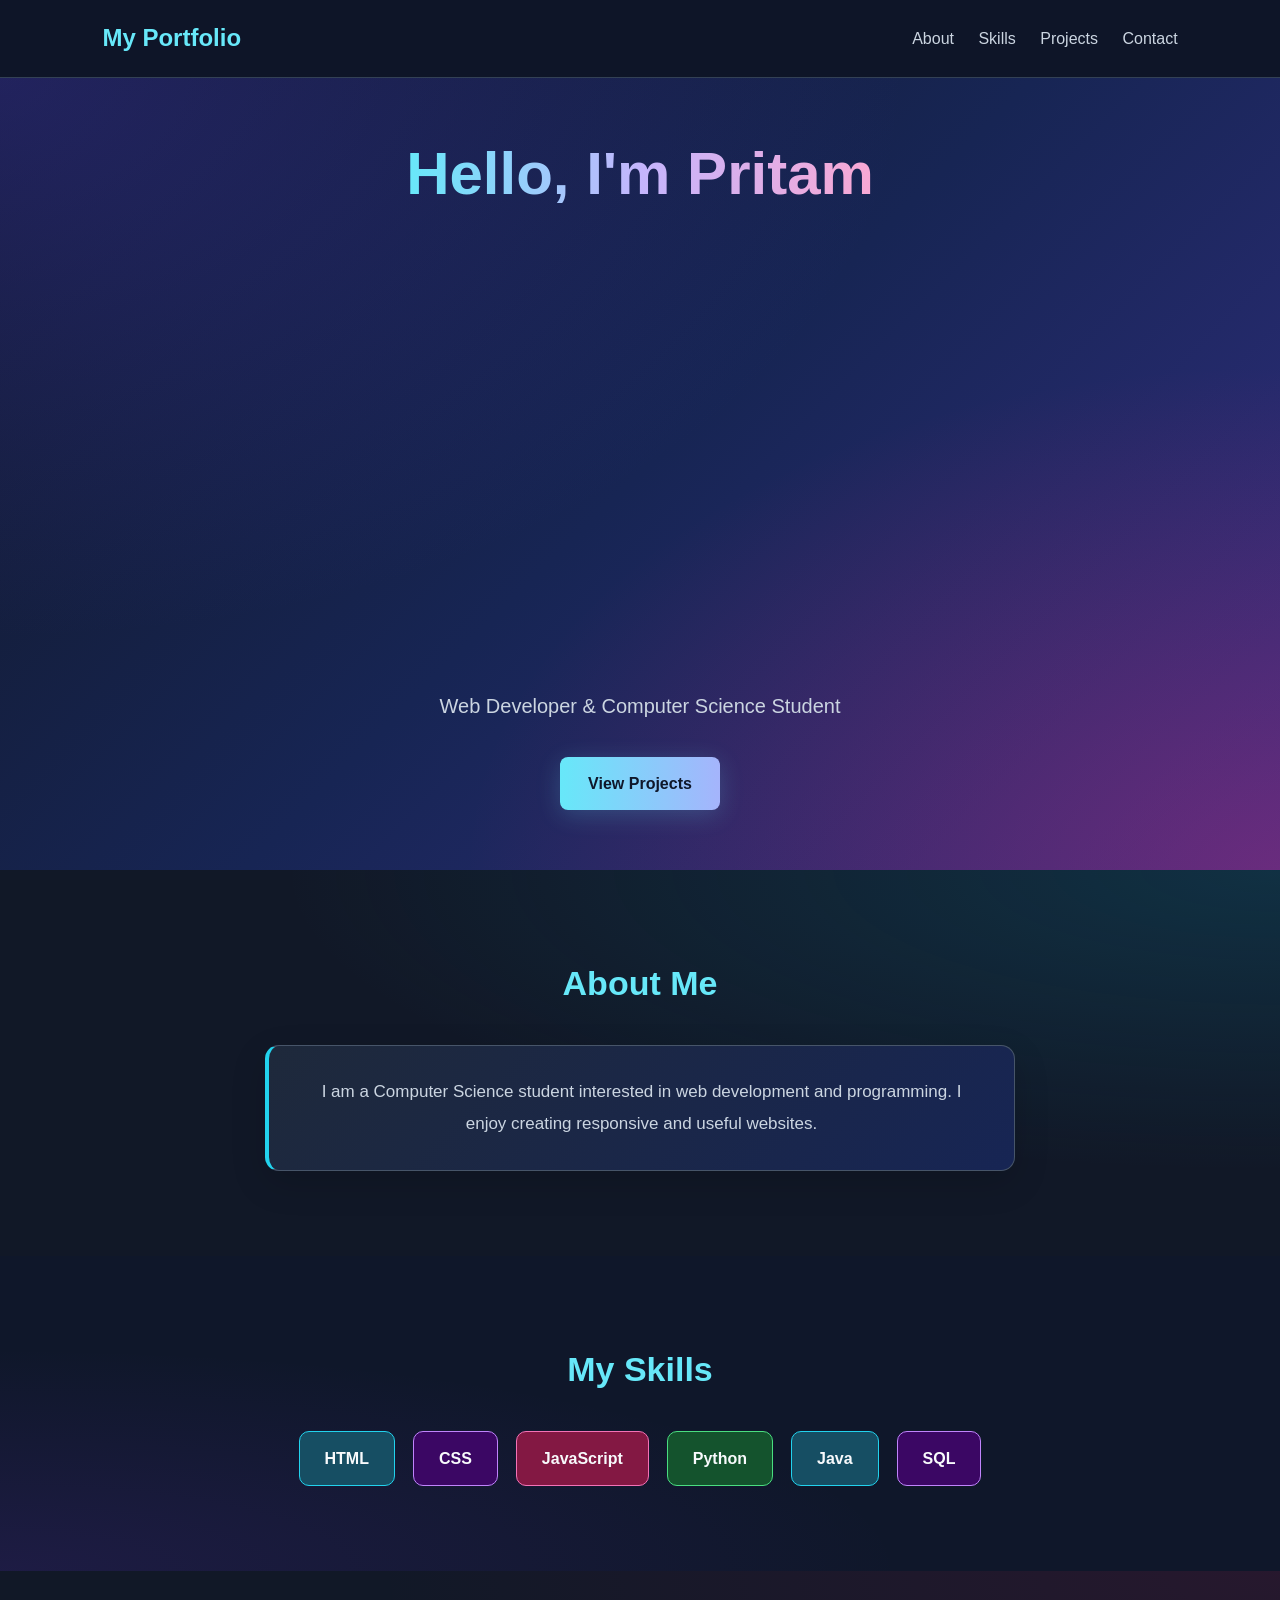
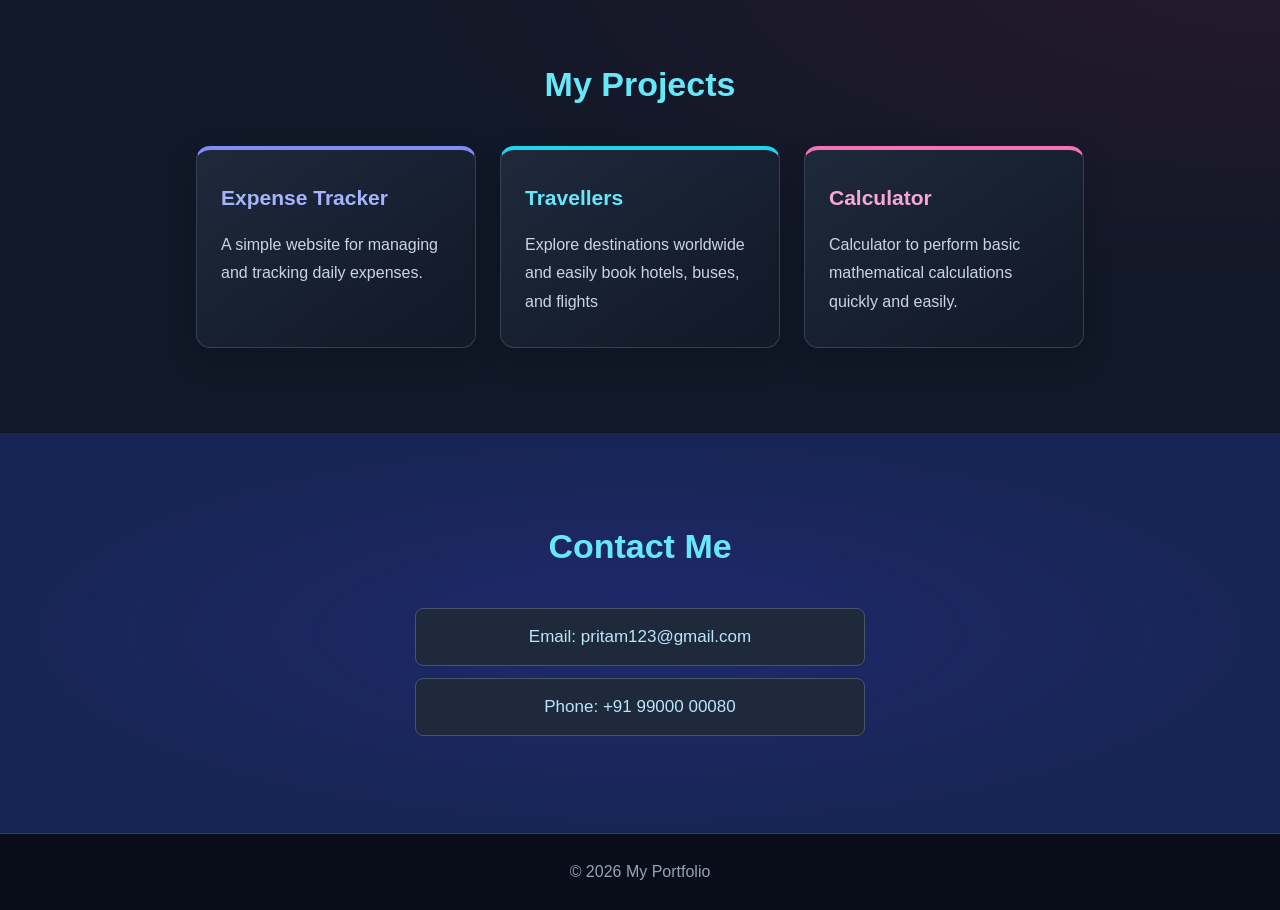
<file: index.html>
<!DOCTYPE html>
<html lang="en">
<head>
    <meta charset="UTF-8">
    <meta name="viewport" content="width=device-width, initial-scale=1.0">
    <title>My Portfolio</title>
    <link rel="stylesheet" href="style.css">
</head>
<body>

<nav>
    <h2>My Portfolio</h2>
    <div>
        <a href="#about">About</a>
        <a href="#skills">Skills</a>
        <a href="#projects">Projects</a>
        <a href="#contact">Contact</a>
    </div>
</nav>

<section class="hero">
    <h1>Hello, I'm Pritam</h1>
    <p>Web Developer & Computer Science Student</p>
    <a href="#projects" class="btn">View Projects</a>
</section>

<section id="about">
    <h2>About Me</h2>
    <p>
        I am a Computer Science student interested in web development
        and programming. I enjoy creating responsive and useful websites.
    </p>
</section>

<section id="skills">
    <h2>My Skills</h2>
    <div class="skills">
        <span>HTML</span>
        <span>CSS</span>
        <span>JavaScript</span>
        <span>Python</span>
        <span>Java</span>
        <span>SQL</span>
    </div>
</section>

<section id="projects">
    <h2>My Projects</h2>

    <div class="projects">

        <a href="expense-tracker/index.html" class="card">
            <h3>Expense Tracker</h3>
            <p>A simple website for managing and tracking daily expenses.</p>
        </a>

       <a href="Travellers/index.html" class="card">
    <h3>Travellers</h3>
    <p>Explore destinations worldwide and easily book hotels, buses, and flights</p>
</a>

        <a href="./Calculator/index.html" class="card">
    <h3>Calculator</h3>
    <p>Calculator to perform basic mathematical calculations quickly and easily.
</p>
</a>

    </div>
</section>

<section id="contact">
    <h2>Contact Me</h2>
    <p>Email: pritam123@gmail.com</p>
    <p>Phone: +91 99000 00080</p>
</section>

<footer>
    <p>© 2026 My Portfolio</p>
</footer>

<script src="script.js"></script>
</body>
</html>
</file>
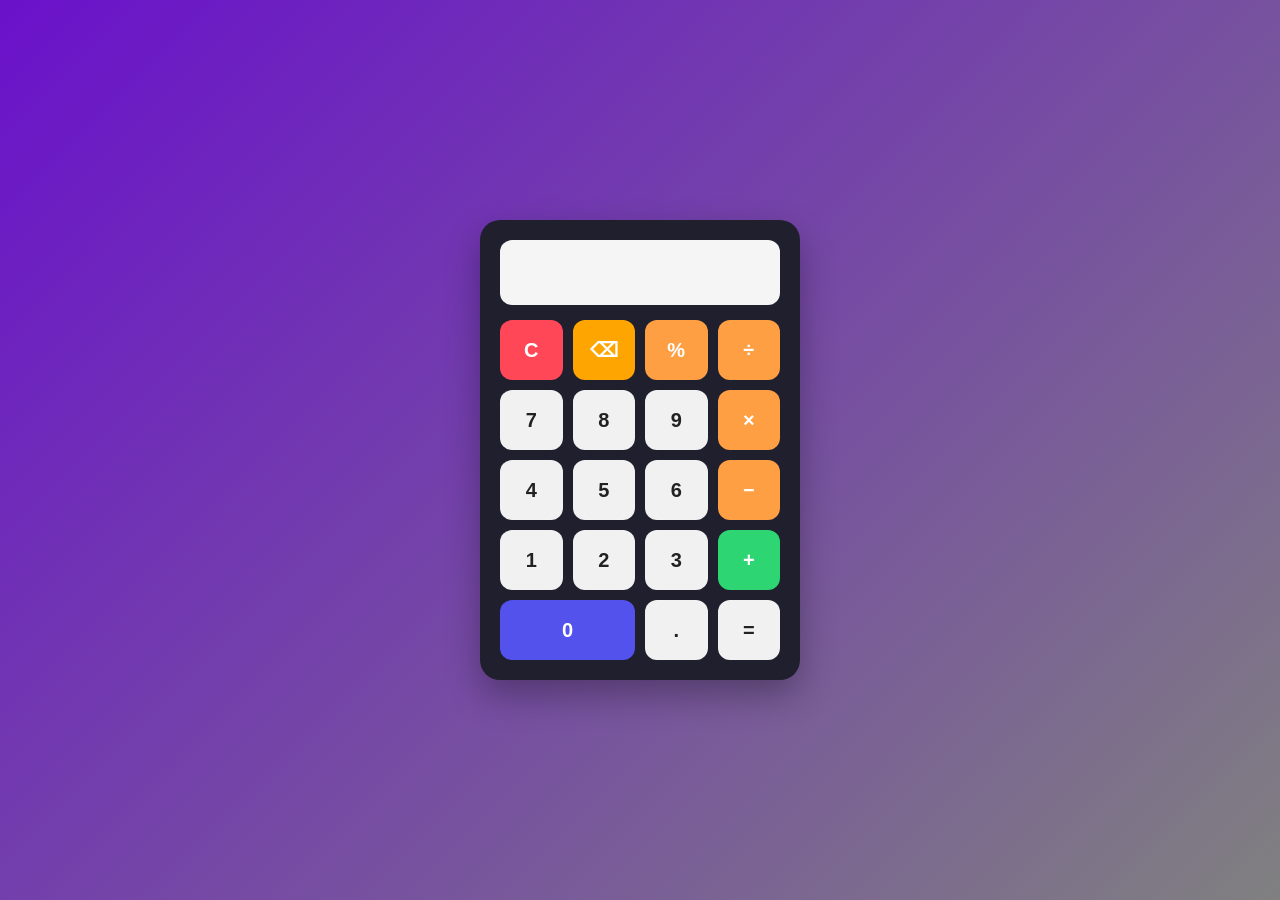
<file: calculator/index.html>
<!DOCTYPE html>
<html lang="en">
<head>
    <meta charset="UTF-8">
    <meta name="viewport" content="width=device-width, initial-scale=1.0">
    <title>Calculator</title>
    <link rel="stylesheet" href="style.css">
</head>
<body>

<div class="calculator">
    <input type="text" id="display" readonly>

    <div class="buttons">
        <button onclick="clearDisplay()">C</button>
        <button onclick="deleteLast()">⌫</button>
        <button onclick="add('%')">%</button>
        <button onclick="add('/')">÷</button>

        <button onclick="add('7')">7</button>
        <button onclick="add('8')">8</button>
        <button onclick="add('9')">9</button>
        <button onclick="add('*')">×</button>

        <button onclick="add('4')">4</button>
        <button onclick="add('5')">5</button>
        <button onclick="add('6')">6</button>
        <button onclick="add('-')">−</button>

        <button onclick="add('1')">1</button>
        <button onclick="add('2')">2</button>
        <button onclick="add('3')">3</button>
        <button onclick="add('+')">+</button>

        <button class="zero" onclick="add('0')">0</button>
        <button onclick="add('.')">.</button>
        <button onclick="calculate()">=</button>
    </div>
</div>

<script src="script.js"></script>
</body>
</html>
</file>
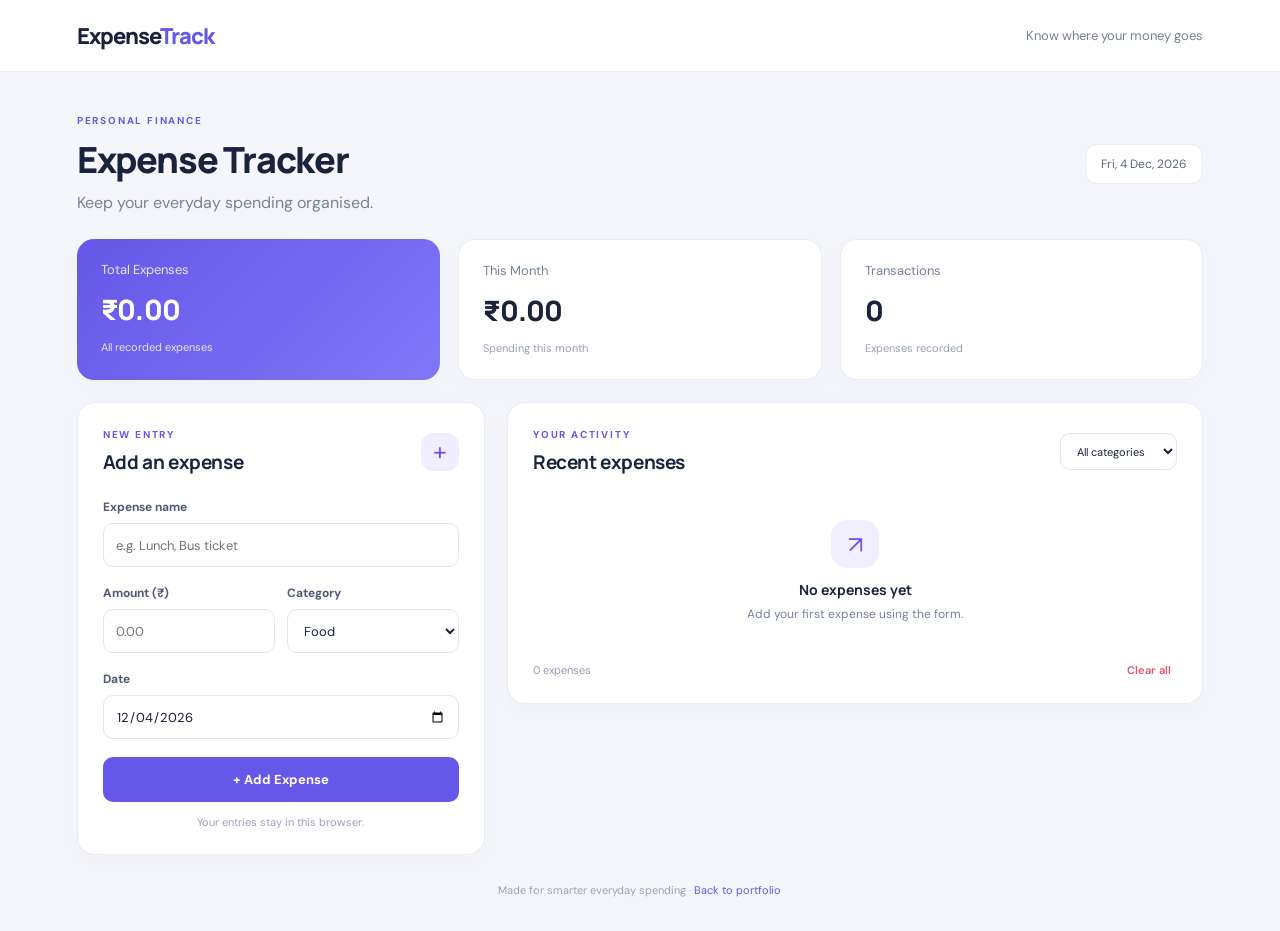
<file: expense-tracker/index.html>
<!DOCTYPE html>
<html lang="en">
<head>
  <meta charset="UTF-8">
  <meta name="viewport" content="width=device-width, initial-scale=1.0">
  <title>Expense Tracker</title>
  <link rel="stylesheet" href="style.css">
</head>
<body>
  <header class="topbar">
    <a class="brand" href="#">Expense<span>Track</span></a>
    <span class="tagline">Know where your money goes</span>
  </header>

  <main class="container">
    <section class="intro">
      <div>
        <p class="eyebrow">PERSONAL FINANCE</p>
        <h1>Expense Tracker</h1>
        <p class="muted">Keep your everyday spending organised.</p>
      </div>
      <div class="date-pill" id="todayLabel"></div>
    </section>

    <section class="summary-grid" aria-label="Expense summary">
      <article class="summary-card total-card">
        <p>Total Expenses</p>
        <h2 id="totalAmount">₹0.00</h2>
        <span>All recorded expenses</span>
      </article>
      <article class="summary-card">
        <p>This Month</p>
        <h2 id="monthAmount">₹0.00</h2>
        <span>Spending this month</span>
      </article>
      <article class="summary-card">
        <p>Transactions</p>
        <h2 id="transactionCount">0</h2>
        <span>Expenses recorded</span>
      </article>
    </section>

    <section class="content-grid">
      <section class="panel form-panel">
        <div class="panel-heading">
          <div>
            <p class="eyebrow">NEW ENTRY</p>
            <h2>Add an expense</h2>
          </div>
          <span class="plus-icon">+</span>
        </div>
        <form id="expenseForm">
          <label for="title">Expense name</label>
          <input id="title" name="title" type="text" placeholder="e.g. Lunch, Bus ticket" maxlength="60" required>

          <div class="form-row">
            <div>
              <label for="amount">Amount (₹)</label>
              <input id="amount" name="amount" type="number" min="0.01" step="0.01" placeholder="0.00" required>
            </div>
            <div>
              <label for="category">Category</label>
              <select id="category" name="category">
                <option>Food</option>
                <option>Transport</option>
                <option>Shopping</option>
                <option>Bills</option>
                <option>Education</option>
                <option>Health</option>
                <option>Entertainment</option>
                <option>Other</option>
              </select>
            </div>
          </div>

          <label for="date">Date</label>
          <input id="date" name="date" type="date" required>

          <button class="primary-btn" type="submit">+ Add Expense</button>
          <p class="form-note" id="formMessage" aria-live="polite">Your entries stay in this browser.</p>
        </form>
      </section>

      <section class="panel list-panel">
        <div class="panel-heading list-heading">
          <div>
            <p class="eyebrow">YOUR ACTIVITY</p>
            <h2>Recent expenses</h2>
          </div>
          <select id="filterCategory" aria-label="Filter expenses by category">
            <option value="All">All categories</option>
            <option>Food</option>
            <option>Transport</option>
            <option>Shopping</option>
            <option>Bills</option>
            <option>Education</option>
            <option>Health</option>
            <option>Entertainment</option>
            <option>Other</option>
          </select>
        </div>
        <div id="expenseList" class="expense-list"></div>
        <div id="emptyState" class="empty-state">
          <div class="empty-icon">↗</div>
          <h3>No expenses yet</h3>
          <p>Add your first expense using the form.</p>
        </div>
        <div class="list-footer">
          <span id="shownCount">0 expenses</span>
          <button id="clearAllBtn" class="text-btn" type="button">Clear all</button>
        </div>
      </section>
    </section>
    <footer>Made for smarter everyday spending · <a href="../index.html">Back to portfolio</a></footer>
  </main>
  <script src="script.js"></script>
</body>
</html>
</file>
<file: style.css>
/* ===== Global Design ===== */
* {
    margin: 0;
    padding: 0;
    box-sizing: border-box;
    scroll-behavior: smooth;
}

body {
    font-family: 'Segoe UI', Arial, sans-serif;
    color: #e2e8f0;
    background: #0b1120;
    line-height: 1.7;
}

/* ===== Navigation ===== */
nav {
    position: sticky;
    top: 0;
    z-index: 10;
    padding: 18px 8%;
    background: rgba(15, 23, 42, 0.95);
    backdrop-filter: blur(12px);
    border-bottom: 1px solid #334155;
    display: flex;
    justify-content: space-between;
    align-items: center;
    flex-wrap: wrap;
    gap: 12px;
}

nav h2 {
    color: #67e8f9;
    margin: 0;
}

nav a {
    display: inline-block;
    color: #cbd5e1;
    text-decoration: none;
    margin-left: 20px;
    transition: 0.3s;
}

nav a:hover {
    color: #67e8f9;
}

/* ===== Hero Section ===== */
.hero {
    min-height: 88vh;
    padding: 60px 20px;
    display: flex;
    flex-direction: column;
    justify-content: center;
    align-items: center;
    text-align: center;
    color: white;
    background:
        radial-gradient(ellipse at top left, #4338ca55, transparent 50%),
        radial-gradient(ellipse at bottom right, #db277755, transparent 45%),
        linear-gradient(135deg, #111827, #172554, #312e81);
}

.hero h1 {
    font-size: clamp(36px, 6vw, 60px);
    line-height: 1.2;
    margin-bottom: 22px;
    background: linear-gradient(90deg, #67e8f9, #c4b5fd, #f9a8d4);
    -webkit-background-clip: text;
    background-clip: text;
    color: transparent;
}

.hero p {
    font-size: 20px;
    color: #cbd5e1;
    margin-bottom: 32px;
}

.btn {
    display: inline-block;
    padding: 13px 28px;
    border-radius: 8px;
    text-decoration: none;
    font-weight: bold;
    color: #0f172a;
    background: linear-gradient(90deg, #67e8f9, #a5b4fc);
    box-shadow: 0 5px 25px #67e8f933;
    transition: 0.3s;
}

.btn:hover {
    transform: translateY(-4px);
    box-shadow: 0 10px 30px #67e8f955;
}

/* ===== Common Sections ===== */
section {
    padding: 85px 10%;
    text-align: center;
}

section h2 {
    font-size: 34px;
    color: #67e8f9;
    margin-bottom: 32px;
}

section > p {
    max-width: 750px;
    margin: auto;
    line-height: 1.9;
    color: #cbd5e1;
    font-size: 17px;
}

/* ===== About Section ===== */
#about {
    background:
        radial-gradient(ellipse at top right, #0e749044, transparent 55%),
        #111827;
}

#about > p {
    padding: 30px;
    background: linear-gradient(135deg, #1e293b, #172554);
    border: 1px solid #475569;
    border-left: 4px solid #22d3ee;
    border-radius: 14px;
    box-shadow: 0 12px 35px #00000025;
}

/* ===== Skills Section ===== */
#skills {
    background:
        radial-gradient(ellipse at bottom left, #7c3aed22, transparent 50%),
        #0f172a;
}

.skills {
    display: flex;
    justify-content: center;
    flex-wrap: wrap;
    gap: 18px;
}

.skills span {
    padding: 13px 25px;
    border-radius: 10px;
    font-weight: 600;
    color: #f8fafc;
    background: #1e293b;
    border: 1px solid #475569;
    transition: 0.3s;
}

.skills span:nth-child(4n+1) {
    background: #164e63;
    border-color: #22d3ee;
}

.skills span:nth-child(4n+2) {
    background: #3b0764;
    border-color: #c084fc;
}

.skills span:nth-child(4n+3) {
    background: #831843;
    border-color: #f472b6;
}

.skills span:nth-child(4n) {
    background: #14532d;
    border-color: #4ade80;
}

.skills span:hover {
    transform: translateY(-6px);
    box-shadow: 0 8px 22px #00000040;
    filter: brightness(1.2);
}

/* ===== Projects Section ===== */
#projects {
    background:
        radial-gradient(ellipse at top right, #be185d20, transparent 50%),
        #111827;
}

.projects {
    display: flex;
    justify-content: center;
    flex-wrap: wrap;
    gap: 24px;
}

.card {
    width: 280px;
    padding: 30px 24px;
    text-align: left;
    background: linear-gradient(145deg, #1e293b, #111827);
    border: 1px solid #334155;
    border-top: 4px solid #818cf8;
    border-radius: 14px;
    box-shadow: 0 12px 30px #00000030;
    transition: 0.3s;
}

.card:nth-child(2) {
    border-top-color: #22d3ee;
}

.card:nth-child(3) {
    border-top-color: #f472b6;
}

.card:hover {
    transform: translateY(-9px);
    border-color: #64748b;
    box-shadow: 0 18px 35px #00000050;
}

.card h3 {
    color: #a5b4fc;
    margin-bottom: 15px;
    font-size: 21px;
}

.card:nth-child(2) h3 {
    color: #67e8f9;
}

.card:nth-child(3) h3 {
    color: #f9a8d4;
}

.card p {
    color: #cbd5e1;
    line-height: 1.8;
}

/* ===== Contact Section ===== */
#contact {
    background:
        radial-gradient(ellipse at center, #4338ca33, transparent 70%),
        #172554;
}

#contact p {
    margin: 12px auto;
    padding: 12px 18px;
    max-width: 450px;
    border: 1px solid #475569;
    border-radius: 8px;
    background: #1e293b;
    color: #bae6fd;
}

/* ===== Footer ===== */
footer {
    padding: 24px;
    text-align: center;
    color: #94a3b8;
    background: #080d19;
    border-top: 1px solid #334155;
}

/* ===== Responsive Design ===== */
@media (max-width: 600px) {
    nav {
        justify-content: center;
        text-align: center;
    }

    nav a {
        margin: 5px 8px;
    }

    .hero {
        min-height: 75vh;
    }

    .hero p {
        font-size: 17px;
    }

    section {
        padding: 60px 6%;
    }

    section h2 {
        font-size: 28px;
    }

    .card {
        width: 100%;
        max-width: 350px;
    }
}

.card,
.card:link,
.card:visited,
.card:hover,
.card:active {
    text-decoration: none;
    color: inherit;
}
</file>
<file: calculator/style.css>
* {
    box-sizing: border-box;
}

body {
    margin: 0;
    height: 100vh;
    display: flex;
    justify-content: center;
    align-items: center;
    font-family: Arial, sans-serif;
    background: linear-gradient(135deg, #6a11cb, grey
    );
}

.calculator {
    width: 320px;
    padding: 20px;
    background: #1f1f2e;
    border-radius: 20px;
    box-shadow: 0 15px 35px rgba(0,0,0,0.3);
}

#display {
    width: 100%;
    height: 65px;
    margin-bottom: 15px;
    padding: 10px;
    font-size: 28px;
    text-align: right;
    border: none;
    border-radius: 12px;
    background: #f5f5f5;
    color: #222;
}

.buttons {
    display: grid;
    grid-template-columns: repeat(4, 1fr);
    gap: 10px;
}

button {
    height: 60px;
    border: none;
    border-radius: 12px;
    font-size: 20px;
    font-weight: bold;
    cursor: pointer;
    background: #f1f1f1;
    color: #222;
    transition: 0.2s;
}

button:hover {
    transform: scale(1.05);
    background: #dcdcdc;
}

/* Operators */
button:nth-child(3),
button:nth-child(4),
button:nth-child(8),
button:nth-child(12) {
    background: #ff9f43;
    color: white;
}

/* Clear and Delete */
button:nth-child(1) {
    background: #ff4757;
    color: white;
}

button:nth-child(2) {
    background: #ffa502;
    color: white;
}

/* Equal button */
button:nth-child(16) {
    background: #2ed573;
    color: white;
}

/* Zero button */
.zero {
    grid-column: span 2;
    background: #5352ed;
    color: white;
}

button:active {
    transform: scale(0.95);
}
</file>
<file: expense-tracker/style.css>
@import url('https://fonts.googleapis.com/css2?family=DM+Sans:wght@400;500;600;700&family=Manrope:wght@500;600;700;800&display=swap');

:root {
  --ink: #19233b;
  --muted: #77819a;
  --purple: #6558e8;
  --purple-dark: #5144d1;
  --line: #e9ecf4;
  --surface: #ffffff;
  --background: #f5f6fc;
}
* { box-sizing: border-box; }
body {
  margin: 0;
  min-height: 100vh;
  background: var(--background);
  color: var(--ink);
  font-family: 'DM Sans', Arial, sans-serif;
}
.topbar {
  height: 72px;
  display: flex;
  align-items: center;
  justify-content: space-between;
  padding: 0 max(6%, calc((100% - 1160px) / 2));
  background: #fff;
  border-bottom: 1px solid var(--line);
}
.brand { color: var(--ink); text-decoration: none; font: 800 22px Manrope, sans-serif; letter-spacing: -1px; }
.brand span { color: var(--purple); }
.tagline { color: var(--muted); font-size: 13px; }
.container { max-width: 1160px; width: 88%; margin: 42px auto 24px; }
.intro { display: flex; align-items: center; justify-content: space-between; gap: 20px; margin-bottom: 26px; }
.eyebrow { color: var(--purple); font-size: 10px; letter-spacing: 1.8px; font-weight: 700; margin: 0 0 8px; }
h1, h2, h3, p { margin-top: 0; }
h1 { font: 800 clamp(28px, 4vw, 36px) Manrope, sans-serif; letter-spacing: -1.2px; margin-bottom: 8px; }
.muted { color: var(--muted); margin-bottom: 0; }
.date-pill { background: #fff; border: 1px solid var(--line); color: #5c6680; padding: 11px 15px; border-radius: 12px; font-size: 12px; white-space: nowrap; }
.summary-grid { display: grid; grid-template-columns: repeat(3, 1fr); gap: 18px; margin-bottom: 22px; }
.summary-card { background: var(--surface); border: 1px solid var(--line); border-radius: 17px; padding: 22px 24px; box-shadow: 0 5px 20px #27335a06; }
.summary-card p { color: var(--muted); font-size: 13px; margin-bottom: 12px; }
.summary-card h2 { font: 800 28px Manrope, sans-serif; margin-bottom: 7px; letter-spacing: -.7px; overflow-wrap: anywhere; }
.summary-card span { color: #9aa2b5; font-size: 11px; }
.total-card { background: linear-gradient(135deg, #6558e8, #8175f7); color: #fff; border: none; }
.total-card p, .total-card span { color: #e6e3ff; }
.content-grid { display: grid; grid-template-columns: minmax(280px, .85fr) minmax(0, 1.45fr); gap: 22px; align-items: start; }
.panel { background: var(--surface); border: 1px solid var(--line); border-radius: 18px; padding: 25px; box-shadow: 0 5px 20px #27335a06; }
.panel-heading { display: flex; align-items: center; justify-content: space-between; gap: 14px; margin-bottom: 24px; }
.panel-heading h2 { font: 700 19px Manrope, sans-serif; margin: 0; letter-spacing: -.4px; }
.plus-icon { width: 38px; height: 38px; display: grid; place-items: center; border-radius: 12px; background: #efedff; color: var(--purple); font-size: 25px; }
label { display: block; font-size: 12px; font-weight: 700; margin: 0 0 8px; color: #505a73; }
input, select { width: 100%; height: 44px; border: 1px solid #e2e6f0; border-radius: 10px; padding: 0 12px; color: var(--ink); background: #fff; font: inherit; font-size: 13px; outline: none; }
input:focus, select:focus { border-color: #9a91ff; box-shadow: 0 0 0 3px #6558e817; }
form > input, form > .form-row { margin-bottom: 18px; }
.form-row { display: grid; grid-template-columns: 1fr 1fr; gap: 12px; }
.primary-btn { width: 100%; border: 0; border-radius: 10px; background: var(--purple); color: #fff; padding: 14px; font: 700 13px 'DM Sans', sans-serif; cursor: pointer; transition: .2s; }
.primary-btn:hover { background: var(--purple-dark); transform: translateY(-1px); }
.form-note { font-size: 11px; text-align: center; color: #9aa2b5; margin: 13px 0 0; }
.list-heading { margin-bottom: 15px; }
.list-heading select { width: auto; max-width: 155px; height: 37px; font-size: 11px; }
.expense-list { display: flex; flex-direction: column; }
.expense-item { display: flex; align-items: center; gap: 13px; padding: 15px 0; border-bottom: 1px solid #f0f1f7; }
.category-icon { width: 42px; height: 42px; flex: 0 0 42px; border-radius: 13px; display: grid; place-items: center; background: #f0eeff; font-size: 19px; }
.expense-info { flex: 1; min-width: 0; }
.expense-info h3 { font-size: 13px; font-weight: 700; margin: 0 0 5px; overflow-wrap: anywhere; }
.expense-info p { color: #929bb0; font-size: 11px; margin: 0; }
.expense-right { text-align: right; }
.expense-amount { font-weight: 700; font-size: 13px; white-space: nowrap; margin-bottom: 7px; }
.delete-btn { border: 0; background: transparent; color: #a0a6b7; font-size: 11px; cursor: pointer; padding: 2px; }
.delete-btn:hover { color: #e34d69; }
.empty-state { text-align: center; padding: 30px 10px 24px; }
.empty-icon { margin: 0 auto 12px; width: 48px; height: 48px; display: grid; place-items: center; border-radius: 16px; background: #f0eeff; color: var(--purple); font-size: 24px; }
.empty-state h3 { font: 700 14px Manrope, sans-serif; margin-bottom: 7px; }
.empty-state p { color: var(--muted); font-size: 12px; margin-bottom: 0; }
.list-footer { display: flex; align-items: center; justify-content: space-between; padding-top: 16px; color: #929bb0; font-size: 11px; }
.text-btn { border: 0; background: transparent; color: #e0526c; font: 600 11px 'DM Sans', sans-serif; cursor: pointer; }
footer { text-align: center; color: #9aa2b5; font-size: 11px; padding: 28px 0 10px; }
footer a { color: var(--purple); text-decoration: none; }
@media (max-width: 780px) {
  .container { width: 92%; margin-top: 28px; }
  .content-grid { grid-template-columns: 1fr; }
  .summary-grid { gap: 10px; }
  .summary-card { padding: 16px 13px; }
  .summary-card h2 { font-size: 21px; }
  .summary-card p { font-size: 11px; }
  .summary-card span { font-size: 10px; }
  .panel { padding: 20px; }
}
@media (max-width: 480px) {
  .topbar { height: 62px; padding: 0 4%; }
  .tagline { font-size: 10px; }
  .intro { align-items: flex-start; flex-direction: column; }
  .date-pill { padding: 8px 11px; }
  .summary-grid { grid-template-columns: 1fr 1fr; }
  .total-card { grid-column: 1 / -1; }
  .form-row { grid-template-columns: 1fr; }
  .list-heading { align-items: flex-start; flex-direction: column; }
  .list-heading select { max-width: none; width: 100%; }
}
</file>
